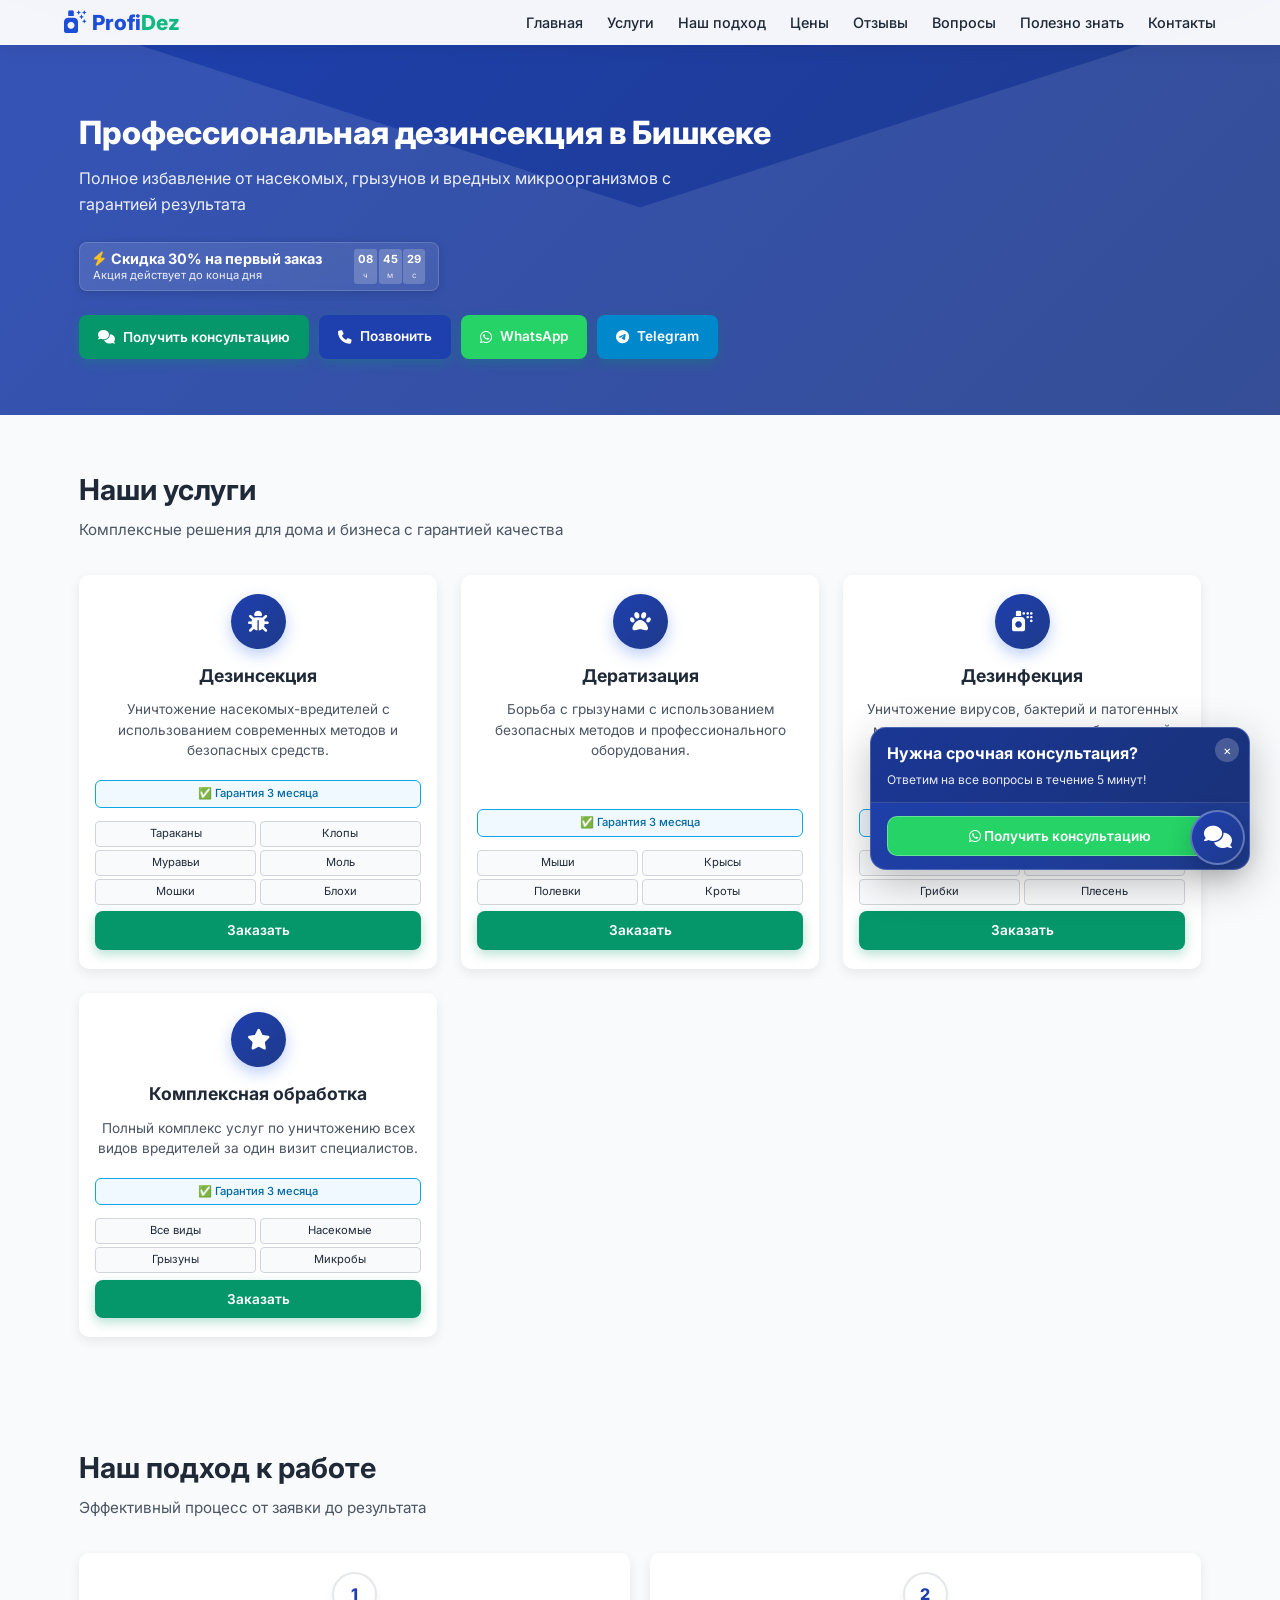
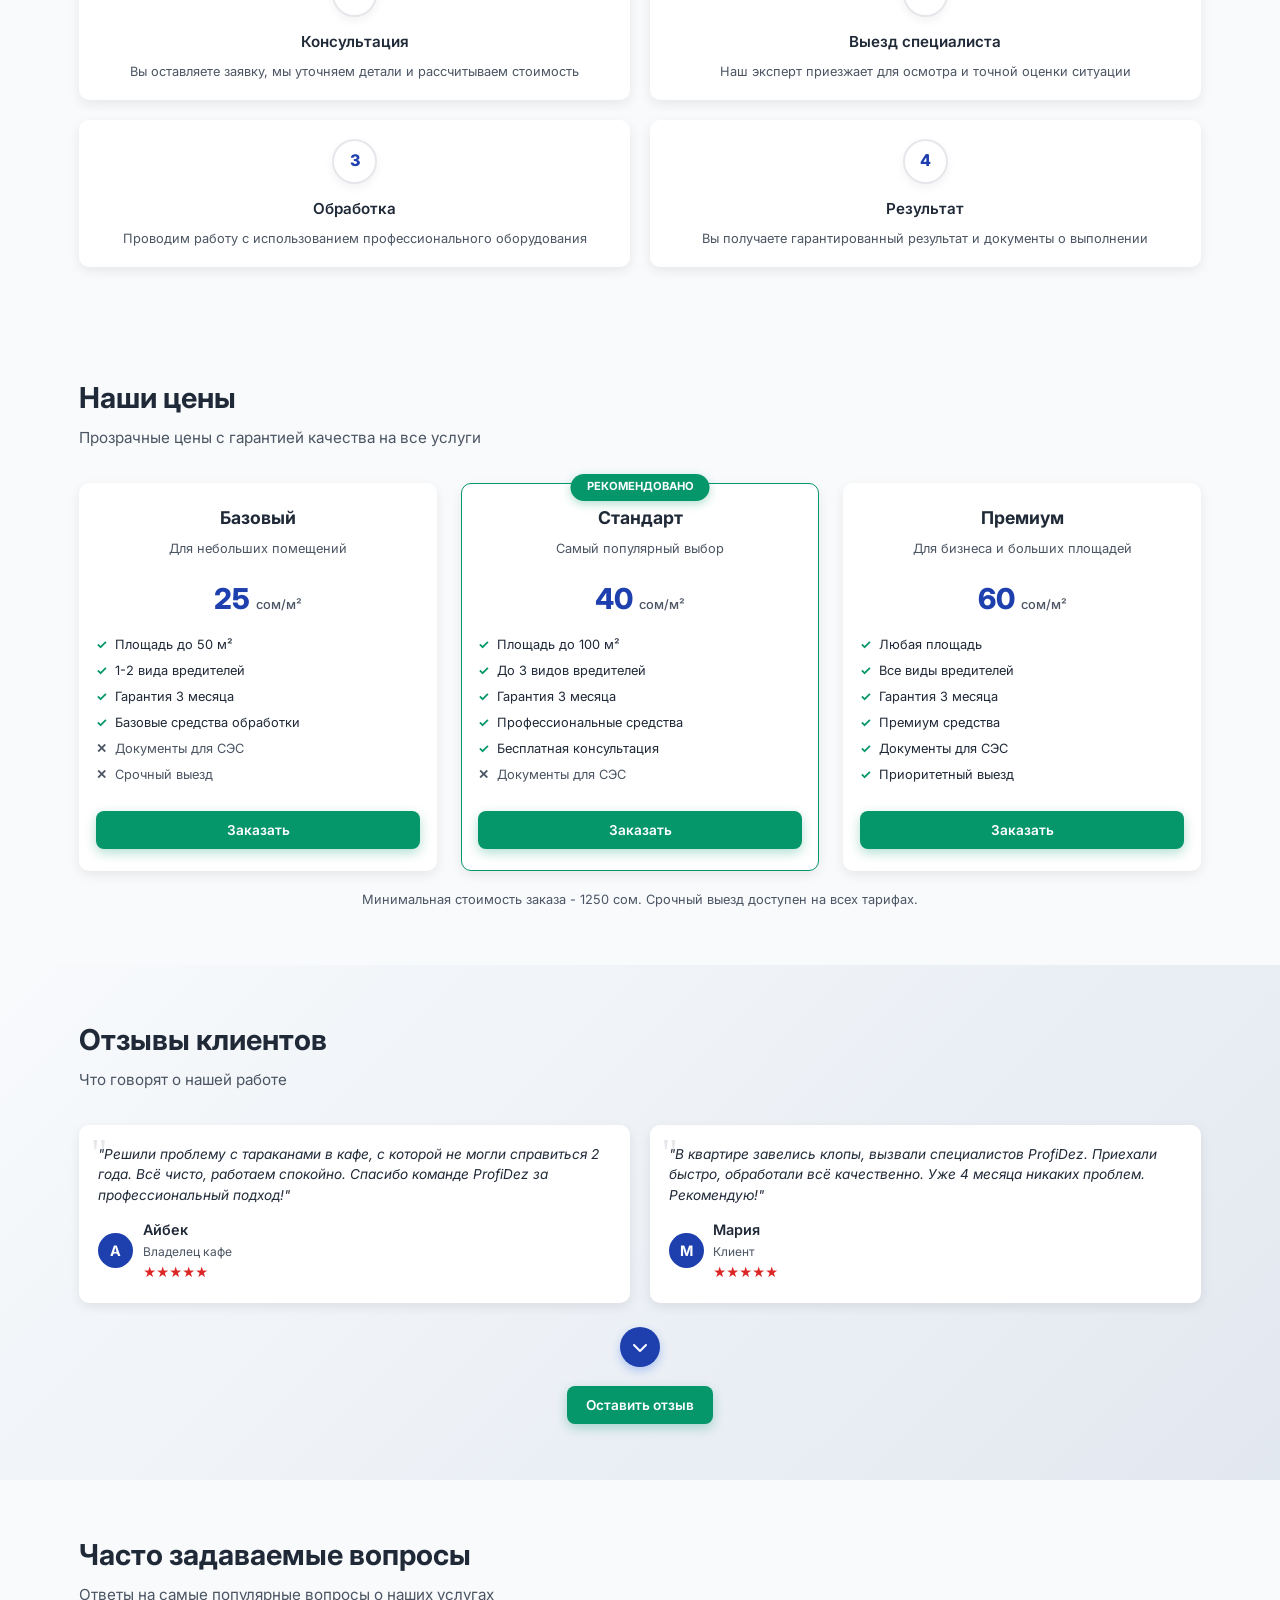
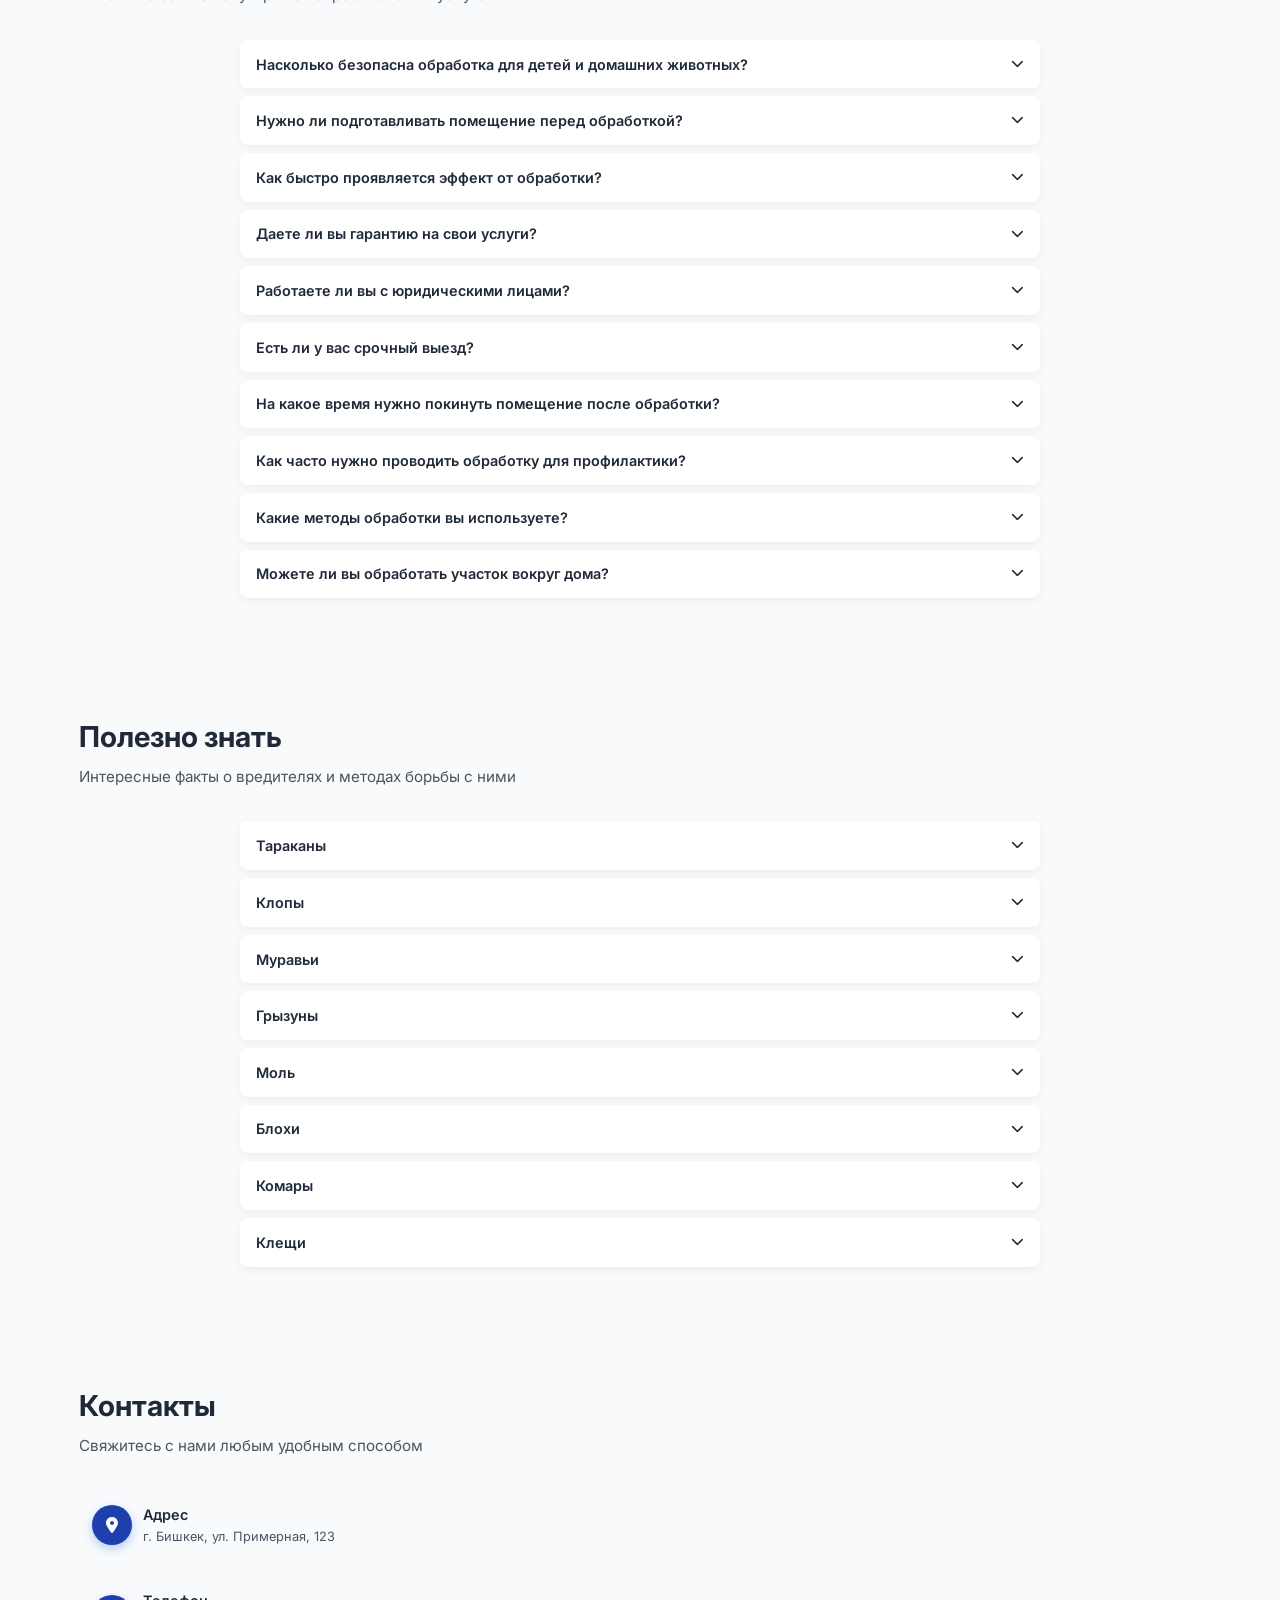
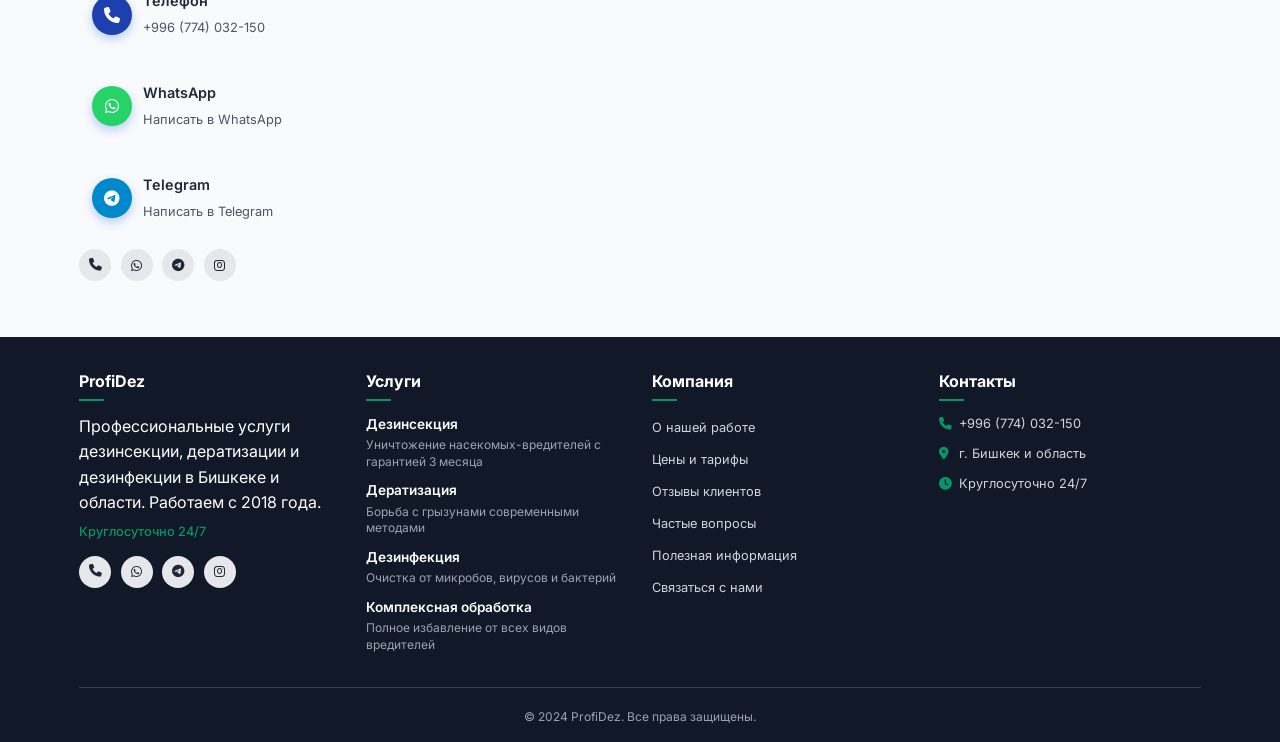
<file: index.html>
<!DOCTYPE html>
<html lang="ru">
<head>
    <meta charset="UTF-8">
    <meta name="viewport" content="width=device-width, initial-scale=1.0">
    <meta name="google-site-verification" content="AMK-xsc58evQ_fxI2Sr8wywoIzZCuZGfzae1GxqNDBU" />

    <!-- Core SEO Tags -->
    <title>ProfiDez - Профессиональная дезинсекция в Бишкеке | Уничтожение тараканов, клопов, грызунов</title>
    <meta name="description" content="✅ Профессиональная дезинсекция в Бишкеке. Уничтожение тараканов, клопов, грызунов с гарантией 3 месяца. Дезинфекция помещений. Работаем 24/7. Скидка 30% на первый заказ!">
    <meta name="keywords" content="дезинсекция Бишкек, уничтожение тараканов, дератизация, дезинфекция, обработка от клопов, профессиональная дезинсекция, уничтожение грызунов, дезинсекция цена, служба дезинсекции">
    <meta name="author" content="ProfiDez">
    
    <!-- Geo Location Meta -->
    <meta name="geo.region" content="KG-B">
    <meta name="geo.placename" content="Бишкек">
    <meta name="geo.position" content="42.874621;74.569762">
    <meta name="ICBM" content="42.874621, 74.569762">
    
    <!-- Open Graph Social Media -->
    <meta property="og:title" content="ProfiDez - Профессиональная дезинсекция в Бишкеке">
    <meta property="og:description" content="Уничтожение тараканов, клопов, грызунов с гарантией 3 месяца. Дезинфекция помещений. Работаем 24/7.">
    <meta property="og:type" content="website">
    <meta property="og:url" content="https://maytema.github.io/ProfiDez">
    <meta property="og:site_name" content="ProfiDez">
    <meta property="og:locale" content="ru_RU">
    
    <!-- Twitter Cards -->
    <meta name="twitter:card" content="summary_large_image">
    <meta name="twitter:title" content="ProfiDez - Профессиональная дезинсекция в Бишкеке">
    <meta name="twitter:description" content="Уничтожение тараканов, клопов, грызунов с гарантией 3 месяца. Дезинфекция помещений.">
    
    <!-- Canonical URL -->
    <link rel="canonical" href="https://maytema.github.io/ProfiDez">
    
    <!-- Schema.org Structured Data -->
    <script type="application/ld+json">
    {
      "@context": "https://schema.org",
      "@type": "LocalBusiness",
      "name": "ProfiDez",
      "description": "Профессиональная дезинсекция, дератизация и дезинфекция в Бишкеке",
      "url": "https://maytema.github.io/ProfiDez",
      "telephone": "+996774032150",
      "address": {
        "@type": "PostalAddress",
        "addressLocality": "Бишкек",
        "addressCountry": "KG"
      },
      "geo": {
        "@type": "GeoCoordinates",
        "latitude": "42.874621",
        "longitude": "74.569762"
      },
      "openingHours": "Mo-Su 00:00-23:59",
      "priceRange": "1250-10000 сом",
      "serviceType": "Дезинсекция, Дератизация, Дезинфекция",
      "areaServed": "Бишкек и область",
      "hasOfferCatalog": {
        "@type": "OfferCatalog",
        "name": "Услуги дезинсекции",
        "itemListElement": [
          {
            "@type": "Offer",
            "itemOffered": {
              "@type": "Service",
              "name": "Дезинсекция",
              "description": "Уничтожение насекомых-вредителей"
            },
            "price": "25",
            "priceCurrency": "KGS"
          },
          {
            "@type": "Offer",
            "itemOffered": {
              "@type": "Service",
              "name": "Дератизация",
              "description": "Борьба с грызунами"
            },
            "price": "40",
            "priceCurrency": "KGS"
          }
        ]
      }
    }
    </script>
    
    <!-- Reviews Structured Data -->
    <script type="application/ld+json">
    {
      "@context": "https://schema.org",
      "@type": "Organization",
      "name": "ProfiDez",
      "aggregateRating": {
        "@type": "AggregateRating",
        "ratingValue": "4.8",
        "reviewCount": "47",
        "bestRating": "5",
        "worstRating": "1"
      },
      "review": [
        {
          "@type": "Review",
          "author": {
            "@type": "Person",
            "name": "Айбек"
          },
          "reviewRating": {
            "@type": "Rating",
            "ratingValue": "5",
            "bestRating": "5"
          },
          "reviewBody": "Решили проблему с тараканами в кафе, с которой не могли справиться 2 года. Всё чисто, работаем спокойно."
        },
        {
          "@type": "Review",
          "author": {
            "@type": "Person",
            "name": "Мария"
          },
          "reviewRating": {
            "@type": "Rating",
            "ratingValue": "5",
            "bestRating": "5"
          },
          "reviewBody": "В квартире завелись клопы, вызвали специалистов ProfiDez. Приехали быстро, обработали всё качественно."
        }
      ]
    }
    </script>

    <!-- External Resources -->
    <link rel="stylesheet" href="https://cdnjs.cloudflare.com/ajax/libs/font-awesome/6.4.0/css/all.min.css">
    <link href="https://fonts.googleapis.com/css2?family=Inter:wght@300;400;500;600;700;800&display=swap" rel="stylesheet">
    
    <!-- Our CSS -->
    <link rel="stylesheet" href="css/foundation.css">
    <link rel="stylesheet" href="css/components.css">
    <link rel="stylesheet" href="css/responsive.css">
</head>
<body>
    <!-- Mobile Menu Close Button -->
    <button class="close-menu" id="closeMenu">×</button>

    <!-- Mobile Overlay -->
    <div class="mobile-overlay" id="mobileOverlay"></div>

    <!-- Header Navigation -->
    <header>
        <div class="container nav-container">
            <a href="#" class="logo">
                <i class="fas fa-spray-can-sparkles"></i>
                Profi<span>Dez</span>
            </a>
            <ul class="nav-links" id="navLinks">
                <li><a href="#home">Главная</a></li>
                <li><a href="#services">Услуги</a></li>
                <li><a href="#process">Наш подход</a></li>
                <li><a href="#pricing">Цены</a></li>
                <li><a href="#testimonials">Отзывы</a></li>
                <li><a href="#faq">Вопросы</a></li>
                <li><a href="#knowledge">Полезно знать</a></li>
                <li><a href="#contact">Контакты</a></li>
            </ul>
            <button class="mobile-menu" id="mobileMenu">
                <i class="fas fa-bars" id="menuIcon"></i>
            </button>
        </div>
    </header>

    <!-- Hero Section -->
    <section class="hero" id="home">
        <div class="container">
            <div class="hero-content">
                <h1>Профессиональная дезинсекция в Бишкеке</h1>
                <p class="hero-subtitle">Полное избавление от насекомых, грызунов и вредных микроорганизмов с гарантией результата</p>
                
                <!-- Promo Banner -->
                <div class="promo-banner">
                    <div class="promo-content">
                        <div class="promo-text">
                            <div class="promo-title">
                                <i class="fas fa-bolt"></i>
                                <span>Скидка 30% на первый заказ</span>
                            </div>
                            <div class="promo-subtitle">Акция действует до конца дня</div>
                        </div>
                        <div class="timer">
                            <div class="timer-item">
                                <div class="timer-value" id="hours">23</div>
                                <div class="timer-label">ч</div>
                            </div>
                            <div class="timer-item">
                                <div class="timer-value" id="minutes">59</div>
                                <div class="timer-label">м</div>
                            </div>
                            <div class="timer-item">
                                <div class="timer-value" id="seconds">59</div>
                                <div class="timer-label">с</div>
                            </div>
                        </div>
                    </div>
                </div>
                
                <div class="btn-container">
                    <button class="btn" onclick="openWhatsApp('Здравствуйте! Хочу получить профессиональную консультацию по обработке помещения.')">
                        <i class="fas fa-comments"></i> Получить консультацию
                    </button>
                    <a href="tel:+996774032150" class="btn btn-phone">
                        <i class="fas fa-phone"></i> Позвонить
                    </a>
                    <a href="https://wa.me/996774032150?text=Здравствуйте! Интересует услуга дезинсекции." class="btn btn-whatsapp">
                        <i class="fab fa-whatsapp"></i> WhatsApp
                    </a>
                    <a href="https://t.me/TDesigner_007" class="btn btn-telegram">
                        <i class="fab fa-telegram"></i> Telegram
                    </a>
                </div>
            </div>
        </div>
    </section>

    <!-- Services Section -->
    <section id="services">
        <div class="container">
            <div class="section-title">
                <h2>Наши услуги</h2>
                <p>Комплексные решения для дома и бизнеса с гарантией качества</p>
            </div>
            <div class="services-grid">
                <div class="service-card">
                    <div class="service-icon">
                        <i class="fas fa-bug"></i>
                    </div>
                    <div class="service-content">
                        <h3>Дезинсекция</h3>
                        <p>Уничтожение насекомых-вредителей с использованием современных методов и безопасных средств.</p>
                        <div class="guarantee-badge">✅ Гарантия 3 месяца</div>
                        <div class="pests-grid">
                            <span class="pest-item">Тараканы</span>
                            <span class="pest-item">Клопы</span>
                            <span class="pest-item">Муравьи</span>
                            <span class="pest-item">Моль</span>
                            <span class="pest-item">Мошки</span>
                            <span class="pest-item">Блохи</span>
                        </div>
                        <button class="btn" onclick="openWhatsApp('Здравствуйте! Интересует услуга дезинсекции.')">Заказать</button>
                    </div>
                </div>
                <div class="service-card">
                    <div class="service-icon">
                        <i class="fas fa-paw"></i>
                    </div>
                    <div class="service-content">
                        <h3>Дератизация</h3>
                        <p>Борьба с грызунами с использованием безопасных методов и профессионального оборудования.</p>
                        <div class="guarantee-badge">✅ Гарантия 3 месяца</div>
                        <div class="pests-grid">
                            <span class="pest-item">Мыши</span>
                            <span class="pest-item">Крысы</span>
                            <span class="pest-item">Полевки</span>
                            <span class="pest-item">Кроты</span>
                        </div>
                        <button class="btn" onclick="openWhatsApp('Здравствуйте! Интересует услуга дератизации.')">Заказать</button>
                    </div>
                </div>
                <div class="service-card">
                    <div class="service-icon">
                        <i class="fas fa-spray-can"></i>
                    </div>
                    <div class="service-content">
                        <h3>Дезинфекция</h3>
                        <p>Уничтожение вирусов, бактерий и патогенных микроорганизмов для создания безопасной среды.</p>
                        <div class="guarantee-badge">✅ Гарантия 3 месяца</div>
                        <div class="pests-grid">
                            <span class="pest-item">Вирусы</span>
                            <span class="pest-item">Бактерии</span>
                            <span class="pest-item">Грибки</span>
                            <span class="pest-item">Плесень</span>
                        </div>
                        <button class="btn" onclick="openWhatsApp('Здравствуйте! Интересует услуга дезинфекции.')">Заказать</button>
                    </div>
                </div>
                <div class="service-card">
                    <div class="service-icon">
                        <i class="fas fa-star"></i>
                    </div>
                    <div class="service-content">
                        <h3>Комплексная обработка</h3>
                        <p>Полный комплекс услуг по уничтожению всех видов вредителей за один визит специалистов.</p>
                        <div class="guarantee-badge">✅ Гарантия 3 месяца</div>
                        <div class="pests-grid">
                            <span class="pest-item">Все виды</span>
                            <span class="pest-item">Насекомые</span>
                            <span class="pest-item">Грызуны</span>
                            <span class="pest-item">Микробы</span>
                        </div>
                        <button class="btn" onclick="openWhatsApp('Здравствуйте! Интересует комплексная обработка.')">Заказать</button>
                    </div>
                </div>
            </div>
        </div>
    </section>

    <!-- Process Section -->
    <section id="process" class="process">
        <div class="container">
            <div class="section-title">
                <h2>Наш подход к работе</h2>
                <p>Эффективный процесс от заявки до результата</p>
            </div>
            <div class="steps-grid">
                <div class="step">
                    <div class="step-number">1</div>
                    <h3>Консультация</h3>
                    <p>Вы оставляете заявку, мы уточняем детали и рассчитываем стоимость</p>
                </div>
                <div class="step">
                    <div class="step-number">2</div>
                    <h3>Выезд специалиста</h3>
                    <p>Наш эксперт приезжает для осмотра и точной оценки ситуации</p>
                </div>
                <div class="step">
                    <div class="step-number">3</div>
                    <h3>Обработка</h3>
                    <p>Проводим работу с использованием профессионального оборудования</p>
                </div>
                <div class="step">
                    <div class="step-number">4</div>
                    <h3>Результат</h3>
                    <p>Вы получаете гарантированный результат и документы о выполнении</p>
                </div>
            </div>
        </div>
    </section>

    <!-- Pricing Section -->
    <section id="pricing">
        <div class="container">
            <div class="section-title">
                <h2>Наши цены</h2>
                <p>Прозрачные цены с гарантией качества на все услуги</p>
            </div>
            <div class="pricing-grid">
                <div class="pricing-card">
                    <div class="pricing-header">
                        <h3>Базовый</h3>
                        <p>Для небольших помещений</p>
                    </div>
                    <div class="price">25 <span>сом/м²</span></div>
                    <ul class="pricing-features">
                        <li>Площадь до 50 м²</li>
                        <li>1-2 вида вредителей</li>
                        <li>Гарантия 3 месяца</li>
                        <li>Базовые средства обработки</li>
                        <li class="disabled">Документы для СЭС</li>
                        <li class="disabled">Срочный выезд</li>
                    </ul>
                    <button class="btn" onclick="openWhatsApp('Здравствуйте! Интересует тариф Базовый.')">Заказать</button>
                </div>
                <div class="pricing-card featured">
                    <div class="pricing-header">
                        <h3>Стандарт</h3>
                        <p>Самый популярный выбор</p>
                    </div>
                    <div class="price">40 <span>сом/м²</span></div>
                    <ul class="pricing-features">
                        <li>Площадь до 100 м²</li>
                        <li>До 3 видов вредителей</li>
                        <li>Гарантия 3 месяца</li>
                        <li>Профессиональные средства</li>
                        <li>Бесплатная консультация</li>
                        <li class="disabled">Документы для СЭС</li>
                    </ul>
                    <button class="btn" onclick="openWhatsApp('Здравствуйте! Интересует тариф Стандарт.')">Заказать</button>
                </div>
                <div class="pricing-card">
                    <div class="pricing-header">
                        <h3>Премиум</h3>
                        <p>Для бизнеса и больших площадей</p>
                    </div>
                    <div class="price">60 <span>сом/м²</span></div>
                    <ul class="pricing-features">
                        <li>Любая площадь</li>
                        <li>Все виды вредителей</li>
                        <li>Гарантия 3 месяца</li>
                        <li>Премиум средства</li>
                        <li>Документы для СЭС</li>
                        <li>Приоритетный выезд</li>
                    </ul>
                    <button class="btn" onclick="openWhatsApp('Здравствуйте! Интересует тариф Премиум.')">Заказать</button>
                </div>
            </div>
            <div class="pricing-note">
                <p>Минимальная стоимость заказа - 1250 сом. Срочный выезд доступен на всех тарифах.</p>
            </div>
        </div>
    </section>

    <!-- Floating Contact Widget -->
    <div class="floating-widget" id="floatingWidget">
        <button class="close-widget" id="closeWidget">×</button>
        <div class="widget-header">
            <div class="widget-title">Нужна срочная консультация?</div>
            <div class="widget-subtitle">Ответим на все вопросы в течение 5 минут!</div>
        </div>
        <div class="widget-content">
            <button class="widget-btn" onclick="openWhatsApp('Здравствуйте! Нужна срочная консультация.')">
                <i class="fab fa-whatsapp"></i> Получить консультацию
            </button>
        </div>
    </div>

    <!-- Minimized Widget -->
    <div class="widget-minimized" id="widgetMinimized">
        <i class="fas fa-comments"></i>
    </div>

    <!-- Testimonials Section -->
    <section id="testimonials" class="testimonials">
        <div class="container">
            <div class="section-title">
                <h2>Отзывы клиентов</h2>
                <p>Что говорят о нашей работе</p>
            </div>
            <div class="testimonial-grid">
                <div class="testimonial-card">
                    <div class="testimonial-text">
                        "Решили проблему с тараканами в кафе, с которой не могли справиться 2 года. Всё чисто, работаем спокойно. Спасибо команде ProfiDez за профессиональный подход!"
                    </div>
                    <div class="testimonial-author">
                        <div class="author-avatar">А</div>
                        <div class="author-info">
                            <h4>Айбек</h4>
                            <p>Владелец кафе</p>
                            <div class="rating">★★★★★</div>
                        </div>
                    </div>
                </div>
                <div class="testimonial-card">
                    <div class="testimonial-text">
                        "В квартире завелись клопы, вызвали специалистов ProfiDez. Приехали быстро, обработали всё качественно. Уже 4 месяца никаких проблем. Рекомендую!"
                    </div>
                    <div class="testimonial-author">
                        <div class="author-avatar">М</div>
                        <div class="author-info">
                            <h4>Мария</h4>
                            <p>Клиент</p>
                            <div class="rating">★★★★★</div>
                        </div>
                    </div>
                </div>
                <div class="testimonial-card hidden">
                    <div class="testimonial-text">
                        "Заказывали обработку склада от грызунов. Результат превзошел ожидания! Ни мышей, ни следов их пребывания. Будем сотрудничать на постоянной основе."
                    </div>
                    <div class="testimonial-author">
                        <div class="author-avatar">Д</div>
                        <div class="author-info">
                            <h4>Дмитрий</h4>
                            <p>Директор склада</p>
                            <div class="rating">★★★★☆</div>
                        </div>
                    </div>
                </div>
                <div class="testimonial-card hidden">
                    <div class="testimonial-text">
                        "Обратился в ProfiDez для обработки офиса от муравьев. Работа выполнена быстро и качественно. Цены адекватные, персонал вежливый. Буду рекомендовать знакомым."
                    </div>
                    <div class="testimonial-author">
                        <div class="author-avatar">С</div>
                        <div class="author-info">
                            <h4>Сергей</h4>
                            <p>Офис-менеджер</p>
                            <div class="rating">★★★★★</div>
                        </div>
                    </div>
                </div>
            </div>

            <div class="testimonial-controls">
                <button class="show-more-reviews" id="showMoreReviews">
                    <i class="fas fa-chevron-down"></i>
                </button>
            </div>

            <div class="review-btn-container">
                <button class="btn" onclick="openReviewForm()">Оставить отзыв</button>
            </div>

            <!-- Review Form -->
            <div class="review-form" id="reviewForm">
                <div class="form-header">
                    <h3>Оставить отзыв</h3>
                    <button class="close-form" onclick="closeReviewForm()">×</button>
                </div>
                <form id="reviewFormData">
                    <div class="form-group">
                        <label for="reviewName">Ваше имя</label>
                        <input type="text" id="reviewName" class="form-control" required>
                    </div>
                    <div class="form-group">
                        <label for="reviewPhone">Ваш телефон</label>
                        <input type="tel" id="reviewPhone" class="form-control" required>
                    </div>
                    <div class="form-group">
                        <label for="reviewText">Ваш отзыв</label>
                        <textarea id="reviewText" class="form-control" required></textarea>
                    </div>
                    <div class="form-group">
                        <label>Оценка</label>
                        <div class="star-rating">
                            <input type="radio" id="star5" name="rating" value="5">
                            <label for="star5">★</label>
                            <input type="radio" id="star4" name="rating" value="4">
                            <label for="star4">★</label>
                            <input type="radio" id="star3" name="rating" value="3">
                            <label for="star3">★</label>
                            <input type="radio" id="star2" name="rating" value="2">
                            <label for="star2">★</label>
                            <input type="radio" id="star1" name="rating" value="1">
                            <label for="star1">★</label>
                        </div>
                    </div>
                    <button type="submit" class="btn">Отправить отзыв</button>
                    <p style="text-align: center; margin-top: 1rem; color: var(--gray); font-size: 0.8rem;">После отправки отзыв будет проверен и опубликован в течение 24 часов</p>
                </form>
            </div>
        </div>
    </section>

    <!-- FAQ Section -->
    <section id="faq">
        <div class="container">
            <div class="section-title">
                <h2>Часто задаваемые вопросы</h2>
                <p>Ответы на самые популярные вопросы о наших услугах</p>
            </div>
            <div class="faq-grid">
                <div class="faq-item">
                    <div class="faq-question">
                        <span>Насколько безопасна обработка для детей и домашних животных?</span>
                        <i class="fas fa-chevron-down"></i>
                    </div>
                    <div class="faq-answer">
                        <p>Мы используем средства IV класса малой токсичности, которые безопасны для людей и животных после проветривания помещения (2-3 часа). Рекомендуем на время обработки и проветривания вывести детей и животных из помещения.</p>
                    </div>
                </div>
                <div class="faq-item">
                    <div class="faq-question">
                        <span>Нужно ли подготавливать помещение перед обработкой?</span>
                        <i class="fas fa-chevron-down"></i>
                    </div>
                    <div class="faq-answer">
                        <p>Да, рекомендуем убрать продукты питания и посуду, отодвинуть мебель от стен для доступа к плинтусам. Подробную инструкцию наш специалист предоставит при записи.</p>
                    </div>
                </div>
                <div class="faq-item">
                    <div class="faq-question">
                        <span>Как быстро проявляется эффект от обработки?</span>
                        <i class="fas fa-chevron-down"></i>
                    </div>
                    <div class="faq-answer">
                        <p>Первые результаты видны уже через несколько часов. Полное уничтожение популяции вредителей происходит в течение 1-3 дней в зависимости от вида обработки и степени зараженности помещения.</p>
                    </div>
                </div>
                <div class="faq-item">
                    <div class="faq-question">
                        <span>Даете ли вы гарантию на свои услуги?</span>
                        <i class="fas fa-chevron-down"></i>
                    </div>
                    <div class="faq-answer">
                        <p>Да, мы предоставляем гарантию 3 месяца на все виды обработки. Если вредители появятся снова в течение гарантийного периода, мы проведем повторную обработку бесплатно.</p>
                    </div>
                </div>
                <div class="faq-item">
                    <div class="faq-question">
                        <span>Работаете ли вы с юридическими лицами?</span>
                        <i class="fas fa-chevron-down"></i>
                    </div>
                    <div class="faq-answer">
                        <p>Да, мы заключаем договоры на обслуживание с кафе, ресторанами, магазинами, складами, офисами и другими коммерческими объектами. Предоставляем все необходимые документы для проверяющих органов.</p>
                    </div>
                </div>
                <div class="faq-item">
                    <div class="faq-question">
                        <span>Есть ли у вас срочный выезд?</span>
                        <i class="fas fa-chevron-down"></i>
                    </div>
                    <div class="faq-answer">
                        <p>Да, мы предоставляем услугу срочного выезда. В зависимости от загруженности специалистов, мы можем приехать в течение 2-4 часов. Срочный выезд доступен на всех тарифах с доплатой 20%.</p>
                    </div>
                </div>
                <div class="faq-item">
                    <div class="faq-question">
                        <span>На какое время нужно покинуть помещение после обработки?</span>
                        <i class="fas fa-chevron-down"></i>
                    </div>
                    <div class="faq-answer">
                        <p>После обработки достаточно покинуть помещение на 2-4 часа для проветривания. После этого можно возвращаться и проводить влажную уборку поверхностей, с которыми часто контактируете (столы, стулья, ручки).</p>
                    </div>
                </div>
                <div class="faq-item">
                    <div class="faq-question">
                        <span>Как часто нужно проводить обработку для профилактики?</span>
                        <i class="fas fa-chevron-down"></i>
                    </div>
                    <div class="faq-answer">
                        <p>Для жилых помещений рекомендуем профилактическую обработку 1 раз в 6-12 месяцев. Для коммерческих объектов (кафе, рестораны, склады) - 1 раз в 3-6 месяцев в зависимости от специфики деятельности.</p>
                    </div>
                </div>
                <div class="faq-item">
                    <div class="faq-question">
                        <span>Какие методы обработки вы используете?</span>
                        <i class="fas fa-chevron-down"></i>
                    </div>
                    <div class="faq-answer">
                        <p>Мы используем комплексный подход: холодный и горячий туман для обработки больших объемов, барьерную защиту для предотвращения повторного проникновения вредителей, а также специальные гели и ловушки для точечного воздействия.</p>
                    </div>
                </div>
                <div class="faq-item">
                    <div class="faq-question">
                        <span>Можете ли вы обработать участок вокруг дома?</span>
                        <i class="fas fa-chevron-down"></i>
                    </div>
                    <div class="faq-answer">
                        <p>Да, мы предоставляем услуги по обработке придомовых территорий, что особенно актуально для борьбы с клещами, комарами и другими насекомыми. Обработка территории проводится с учетом безопасности для растений и домашних животных.</p>
                    </div>
                </div>
            </div>
        </div>
    </section>

    <!-- Knowledge Base Section -->
    <section id="knowledge" class="knowledge">
        <div class="container">
            <div class="section-title">
                <h2>Полезно знать</h2>
                <p>Интересные факты о вредителях и методах борьбы с ними</p>
            </div>
            <div class="knowledge-grid">
                <div class="knowledge-item">
                    <div class="knowledge-question">
                        <span>Тараканы</span>
                        <i class="fas fa-chevron-down"></i>
                    </div>
                    <div class="knowledge-answer">
                        <p>Тараканы - одни из самых живучих насекомых. Они могут выживать без пищи до месяца и даже без головы в течение недели. Одна самка за год может произвести до 400 потомков. Тараканы переносят различные заболевания, включая сальмонеллез и дизентерию.</p>
                    </div>
                </div>
                <div class="knowledge-item">
                    <div class="knowledge-question">
                        <span>Клопы</span>
                        <i class="fas fa-chevron-down"></i>
                    </div>
                    <div class="knowledge-answer">
                        <p>Постельные клопы могут жить до 18 месяцев без пищи. Они активны преимущественно ночью и питаются человеческой кровью. Обнаружить их сложно из-за мелких размеров и скрытного образа жизни. Клопы оставляют характерные следы укусов на коже.</p>
                    </div>
                </div>
                <div class="knowledge-item">
                    <div class="knowledge-question">
                        <span>Муравьи</span>
                        <i class="fas fa-chevron-down"></i>
                    </div>
                    <div class="knowledge-answer">
                        <p>Муравьи живут большими колониями с четкой иерархией. Они могут переносить бактерии и загрязнять пищу. Некоторые виды способны повреждать деревянные конструкции. Муравьи оставляют феромоновые следы, по которым их сородичи находят пищу.</p>
                    </div>
                </div>
                <div class="knowledge-item">
                    <div class="knowledge-question">
                        <span>Грызуны</span>
                        <i class="fas fa-chevron-down"></i>
                    </div>
                    <div class="knowledge-answer">
                        <p>Мыши и крысы являются переносчиками более 35 заболеваний. Они могут повреждать проводку и вызывать пожары. Одна пара крыс за год может произвести до 2000 потомков. Грызуны обладают отличным обонянием и могут находить пищу через запах.</p>
                    </div>
                </div>
                <div class="knowledge-item">
                    <div class="knowledge-question">
                        <span>Моль</span>
                        <i class="fas fa-chevron-down"></i>
                    </div>
                    <div class="knowledge-answer">
                        <p>Пищевая моль портит продукты питания, а платяная - повреждает одежду. Бабочки моли не едят - они только откладывают яйца. Вред наносят личинки, которые питаются органическими материалами. Моль может испортить до 30% запасов продуктов в доме.</p>
                    </div>
                </div>
                <div class="knowledge-item">
                    <div class="knowledge-question">
                        <span>Блохи</span>
                        <i class="fas fa-chevron-down"></i>
                    </div>
                    <div class="knowledge-answer">
                        <p>Блохи могут прыгать на расстояние, в 150 раз превышающее длину их тела. Они переносят различные заболевания и могут вызывать аллергические реакции. Блохи размножаются очень быстро - одна самка откладывает до 50 яиц в день.</p>
                    </div>
                </div>
                <div class="knowledge-item">
                    <div class="knowledge-question">
                        <span>Комары</span>
                        <i class="fas fa-chevron-down"></i>
                    </div>
                    <div class="knowledge-answer">
                        <p>Комары являются переносчиками малярии, лихорадки денге и других заболеваний. Кровью питаются только самки - им она нужна для производства яиц. Комары находят жертву по выдыхаемому углекислому газу и теплу тела.</p>
                    </div>
                </div>
                <div class="knowledge-item">
                    <div class="knowledge-question">
                        <span>Клещи</span>
                        <i class="fas fa-chevron-down"></i>
                    </div>
                    <div class="knowledge-answer">
                        <p>Клещи являются переносчиками клещевого энцефалита и болезни Лайма. Они активны с апреля по октябрь. Клещи не прыгают и не летают - они поджидают жертву на траве или кустарниках. Присосавшегося клеща нужно удалять как можно скорее.</p>
                    </div>
                </div>
            </div>
        </div>
    </section>

    <!-- Contact Section -->
    <section id="contact">
        <div class="container">
            <div class="section-title">
                <h2>Контакты</h2>
                <p>Свяжитесь с нами любым удобным способом</p>
            </div>
            <div class="contact-grid">
                <div class="contact-info">
                    <div class="contact-items">
                        <div class="contact-item" onclick="window.location.href='https://maps.google.com/?q=г. Бишкек, ул. Примерная, 123'">
                            <div class="contact-icon location">
                                <i class="fas fa-map-marker-alt"></i>
                            </div>
                            <div class="contact-details">
                                <h4>Адрес</h4>
                                <p>г. Бишкек, ул. Примерная, 123</p>
                            </div>
                        </div>
                        <div class="contact-item" onclick="window.location.href='tel:+996774032150'">
                            <div class="contact-icon phone">
                                <i class="fas fa-phone"></i>
                            </div>
                            <div class="contact-details">
                                <h4>Телефон</h4>
                                <a href="tel:+996774032150">+996 (774) 032-150</a>
                            </div>
                        </div>
                        <div class="contact-item" onclick="window.location.href='https://wa.me/996774032150?text=Здравствуйте! Интересует услуга дезинсекции.'">
                            <div class="contact-icon whatsapp">
                                <i class="fab fa-whatsapp"></i>
                            </div>
                            <div class="contact-details">
                                <h4>WhatsApp</h4>
                                <a href="https://wa.me/996774032150">Написать в WhatsApp</a>
                            </div>
                        </div>
                        <div class="contact-item" onclick="window.location.href='https://t.me/TDesigner_007'">
                            <div class="contact-icon telegram">
                                <i class="fab fa-telegram"></i>
                            </div>
                            <div class="contact-details">
                                <h4>Telegram</h4>
                                <a href="https://t.me/TDesigner_007">Написать в Telegram</a>
                            </div>
                        </div>
                    </div>
                    <div class="social-links">
                        <a href="tel:+996774032150"><i class="fas fa-phone"></i></a>
                        <a href="https://wa.me/996774032150"><i class="fab fa-whatsapp"></i></a>
                        <a href="https://t.me/TDesigner_007"><i class="fab fa-telegram"></i></a>
                        <a href="#" onclick="showInstagramMessage()"><i class="fab fa-instagram"></i></a>
                    </div>
                </div>
            </div>
        </div>
    </section>

    <!-- Footer -->
    <footer>
        <div class="container">
            <div class="footer-grid">
                <div class="footer-col">
                    <h4>ProfiDez</h4>
                    <p>Профессиональные услуги дезинсекции, дератизации и дезинфекции в Бишкеке и области. Работаем с 2018 года.</p>
                    <div class="working-hours">Круглосуточно 24/7</div>
                    <div class="social-links">
                        <a href="tel:+996774032150"><i class="fas fa-phone"></i></a>
                        <a href="https://wa.me/996774032150"><i class="fab fa-whatsapp"></i></a>
                        <a href="https://t.me/TDesigner_007"><i class="fab fa-telegram"></i></a>
                        <a href="#" onclick="showInstagramMessage()"><i class="fab fa-instagram"></i></a>
                    </div>
                </div>
                <div class="footer-col">
                    <h4>Услуги</h4>
                    <div class="footer-service">
                        <h5>Дезинсекция</h5>
                        <p>Уничтожение насекомых-вредителей с гарантией 3 месяца</p>
                    </div>
                    <div class="footer-service">
                        <h5>Дератизация</h5>
                        <p>Борьба с грызунами современными методами</p>
                    </div>
                    <div class="footer-service">
                        <h5>Дезинфекция</h5>
                        <p>Очистка от микробов, вирусов и бактерий</p>
                    </div>
                    <div class="footer-service">
                        <h5>Комплексная обработка</h5>
                        <p>Полное избавление от всех видов вредителей</p>
                    </div>
                </div>
                <div class="footer-col">
                    <h4>Компания</h4>
                    <ul class="footer-links">
                        <li><a href="#process">О нашей работе</a></li>
                        <li><a href="#pricing">Цены и тарифы</a></li>
                        <li><a href="#testimonials">Отзывы клиентов</a></li>
                        <li><a href="#faq">Частые вопросы</a></li>
                        <li><a href="#knowledge">Полезная информация</a></li>
                        <li><a href="#contact">Связаться с нами</a></li>
                    </ul>
                </div>
                <div class="footer-col">
                    <h4>Контакты</h4>
                    <div class="footer-contact">
                        <div class="contact-line">
                            <i class="fas fa-phone"></i>
                            <a href="tel:+996774032150">+996 (774) 032-150</a>
                        </div>
                        <div class="contact-line">
                            <i class="fas fa-map-marker-alt"></i>
                            <span>г. Бишкек и область</span>
                        </div>
                        <div class="contact-line">
                            <i class="fas fa-clock"></i>
                            <span>Круглосуточно 24/7</span>
                        </div>
                    </div>
                </div>
            </div>
            <div class="footer-bottom">
                <p>&copy; 2024 ProfiDez. Все права защищены.</p>
            </div>
        </div>
    </footer>

    <!-- Our JS -->
    <script src="js/essentials.js"></script>
    <script src="js/interface.js"></script>
    <script src="js/bootstrap.js"></script>
</body>

</html>
</file>
<file: css/components.css>
/* Header Styles */
header {
    background: rgba(255, 255, 255, 0.98);
    backdrop-filter: blur(10px);
    box-shadow: 0 2px 15px rgba(0,0,0,0.08);
    position: fixed;
    width: 100%;
    top: 0;
    z-index: 1000;
    transition: all 0.3s ease;
}

.nav-container {
    display: flex;
    justify-content: space-between;
    align-items: center;
    padding: 0.3rem 0;
    min-height: 45px;
}

.logo {
    display: flex;
    align-items: center;
    font-size: 1.3rem;
    font-weight: 800;
    color: #1d4ed8;
    text-decoration: none;
}

.logo span {
    color: #10b981;
}

.logo i {
    margin-right: 6px;
    font-size: 1.4rem;
}

.nav-links {
    display: flex;
    list-style: none;
}

.nav-links li {
    margin-left: 1.5rem;
}

.nav-links a {
    text-decoration: none;
    color: var(--dark);
    font-weight: 500;
    transition: color 0.3s;
    position: relative;
    font-size: 0.9rem;
}

.nav-links a:after {
    content: '';
    position: absolute;
    width: 0;
    height: 2px;
    bottom: -5px;
    left: 0;
    background-color: var(--primary);
    transition: width 0.3s ease;
}

.nav-links a:hover:after {
    width: 100%;
}

.nav-links a:hover {
    color: var(--primary);
}

.mobile-menu {
    display: none;
    font-size: 1.2rem;
    cursor: pointer;
    color: var(--dark);
    z-index: 1001;
    background: none;
    border: none;
    width: 30px;
    height: 30px;
    justify-content: center;
    align-items: center;
}

.close-menu {
    display: none;
    position: fixed;
    top: 1rem;
    right: 1rem;
    background: none;
    border: none;
    font-size: 1.5rem;
    color: var(--dark);
    cursor: pointer;
    z-index: 1001;
    width: 40px;
    height: 40px;
    justify-content: center;
    align-items: center;
    border-radius: 50%;
    background: rgba(0,0,0,0.05);
}

.nav-links.show ~ .close-menu {
    display: flex;
}

/* Hero Section */
.hero {
    background: linear-gradient(135deg, var(--primary) 0%, var(--primary-dark) 100%);
    color: white;
    padding: 7rem 0 3.5rem;
    position: relative;
    overflow: hidden;
}

.hero:before {
    content: '';
    position: absolute;
    top: 0;
    left: 0;
    width: 100%;
    height: 100%;
    background: url('data:image/svg+xml,<svg xmlns="http://www.w3.org/2000/svg" viewBox="0 0 1000 100" preserveAspectRatio="none"><path d="M500,50 L1000,0 L1000,100 L0,100 L0,0 Z" fill="rgba(255,255,255,0.1)"></path></svg>');
    background-size: cover;
    background-position: center;
}

.hero-content {
    max-width: 800px;
    position: relative;
    z-index: 1;
}

.hero h1 {
    font-size: 2rem;
    margin-bottom: 0.8rem;
    font-weight: 800;
    line-height: 1.3;
}

.hero-subtitle {
    font-size: 1rem;
    margin-bottom: 1.5rem;
    opacity: 0.9;
    max-width: 600px;
    font-weight: 400;
}

/* Button Styles */
.btn {
    display: inline-flex;
    align-items: center;
    justify-content: center;
    gap: 0.5rem;
    background: var(--secondary);
    color: white;
    padding: 0.7rem 1.2rem;
    border-radius: 8px;
    text-decoration: none;
    font-weight: 600;
    transition: all 0.3s;
    border: none;
    cursor: pointer;
    box-shadow: 0 4px 12px rgba(5, 150, 105, 0.3);
    font-size: 0.85rem;
}

.btn:hover {
    background: var(--secondary-dark);
    transform: translateY(-2px);
    box-shadow: 0 8px 20px rgba(5, 150, 105, 0.4);
}

.btn-whatsapp {
    background: #25D366;
}

.btn-whatsapp:hover {
    background: #128C7E;
    box-shadow: 0 8px 20px rgba(37, 211, 102, 0.4);
}

.btn-telegram {
    background: #0088cc;
}

.btn-telegram:hover {
    background: #0077b5;
    box-shadow: 0 8px 20px rgba(0, 136, 204, 0.4);
}

.btn-phone {
    background: var(--primary);
}

.btn-phone:hover {
    background: var(--primary-dark);
    box-shadow: 0 8px 20px rgba(37, 99, 235, 0.4);
}

.btn-container {
    display: flex;
    gap: 0.6rem;
    flex-wrap: wrap;
}

/* Promo Banner */
.promo-banner {
    background: linear-gradient(135deg, rgba(255,255,255,0.12) 0%, rgba(255,255,255,0.08) 100%);
    backdrop-filter: blur(6px);
    border-radius: 8px;
    padding: 0.4rem 0.8rem;
    margin: 0.8rem 0 1.5rem;
    max-width: 360px;
    border: 1px solid rgba(255, 255, 255, 0.15);
    box-shadow: 0 2px 8px rgba(0,0,0,0.15);
}

.promo-content {
    display: flex;
    align-items: center;
    justify-content: space-between;
    gap: 0.6rem;
}

.promo-text {
    display: flex;
    flex-direction: column;
    gap: 0.1rem;
    flex: 1;
}

.promo-title {
    font-weight: 700;
    font-size: 0.9rem;
    display: flex;
    align-items: center;
    gap: 0.3rem;
    line-height: 1.2;
}

.promo-title i {
    color: #fbbf24;
}

.promo-subtitle {
    font-size: 0.7rem;
    opacity: 0.9;
    line-height: 1.2;
}

.timer {
    display: flex;
    gap: 0.1rem;
    align-items: center;
    flex-shrink: 0;
}

.timer-item {
    background: rgba(255, 255, 255, 0.2);
    border-radius: 3px;
    padding: 0.1rem 0.25rem;
    min-width: 22px;
    text-align: center;
}

.timer-value {
    font-size: 0.7rem;
    font-weight: 700;
}

.timer-label {
    font-size: 0.5rem;
    opacity: 0.8;
    margin-top: 1px;
}

.btn-promo {
    background: var(--accent);
    color: white;
    padding: 0.4rem 0.7rem;
    border-radius: 6px;
    font-weight: 600;
    font-size: 0.7rem;
    border: none;
    cursor: pointer;
    transition: all 0.3s;
    white-space: nowrap;
}

.btn-promo:hover {
    background: #b91c1c;
    transform: translateY(-2px);
}

/* Services Grid */
.services-grid {
    display: grid;
    grid-template-columns: repeat(auto-fit, minmax(280px, 1fr));
    gap: 1.5rem;
}

.service-card {
    background: white;
    border-radius: 10px;
    overflow: hidden;
    box-shadow: var(--card-shadow);
    transition: all 0.3s ease;
    position: relative;
    height: 100%;
    display: flex;
    flex-direction: column;
}

.service-card:hover {
    transform: translateY(-5px);
    box-shadow: var(--hover-shadow);
}

.service-icon {
    background: linear-gradient(135deg, var(--primary) 0%, var(--primary-dark) 100%);
    color: white;
    width: 55px;
    height: 55px;
    border-radius: 50%;
    display: flex;
    align-items: center;
    justify-content: center;
    margin: 1.2rem auto 0.8rem;
    font-size: 1.3rem;
    box-shadow: 0 6px 15px rgba(37, 99, 235, 0.3);
}

.service-content {
    padding: 0 1rem 1.2rem;
    text-align: center;
    flex-grow: 1;
    display: flex;
    flex-direction: column;
}

.service-content h3 {
    margin-bottom: 0.6rem;
    color: var(--dark);
    font-size: 1.1rem;
    font-weight: 700;
}

.service-content p {
    color: var(--gray);
    margin-bottom: 0.8rem;
    flex-grow: 1;
    font-size: 0.85rem;
    line-height: 1.5;
}

.guarantee-badge {
    background: #f0f9ff;
    border: 1px solid #0ea5e9;
    color: #0369a1;
    padding: 4px 6px;
    border-radius: 6px;
    font-size: 0.7rem;
    margin: 0.4rem 0;
    text-align: center;
    font-weight: 500;
}

.pests-grid {
    display: grid;
    grid-template-columns: 1fr 1fr;
    gap: 0.2rem;
    margin: 0.4rem 0;
}

.pest-item {
    background: #f8fafc;
    border: 1px solid var(--border);
    color: var(--dark);
    padding: 0.3rem 0.4rem;
    border-radius: 4px;
    text-align: center;
    font-size: 0.7rem;
    height: 26px;
    display: flex;
    align-items: center;
    justify-content: center;
}

/* Process Steps */
.process {
    background: #f8fafc;
}

.steps-grid {
    display: grid;
    grid-template-columns: repeat(2, 1fr);
    gap: 1.2rem;
}

.step {
    text-align: center;
    padding: 1.2rem 0.8rem;
    background: white;
    border-radius: 10px;
    box-shadow: var(--card-shadow);
    transition: all 0.3s;
}

.step:hover {
    transform: translateY(-3px);
    box-shadow: var(--hover-shadow);
}

.step-number {
    background: white;
    color: var(--primary);
    width: 45px;
    height: 45px;
    border-radius: 50%;
    display: flex;
    align-items: center;
    justify-content: center;
    margin: 0 auto 0.8rem;
    font-weight: 800;
    font-size: 1rem;
    border: 2px solid var(--light-gray);
    box-shadow: 0 4px 10px rgba(0,0,0,0.05);
}

.step h3 {
    margin-bottom: 0.5rem;
    color: var(--dark);
    font-weight: 600;
    font-size: 0.95rem;
}

.step p {
    color: var(--gray);
    font-size: 0.8rem;
    line-height: 1.5;
}

/* Pricing Section */
.pricing-grid {
    display: grid;
    grid-template-columns: repeat(auto-fit, minmax(250px, 1fr));
    gap: 1.5rem;
}

.pricing-card {
    background: white;
    border-radius: 10px;
    padding: 1.3rem 1rem;
    box-shadow: var(--card-shadow);
    text-align: center;
    border: 1px solid transparent;
    transition: all 0.3s ease;
    position: relative;
    display: flex;
    flex-direction: column;
    height: 100%;
}

.pricing-card:hover {
    transform: translateY(-5px);
    box-shadow: var(--hover-shadow);
}

.pricing-card.featured {
    border-color: var(--secondary);
    transform: scale(1.02);
}

.pricing-card.featured:before {
    content: 'РЕКОМЕНДОВАНО';
    position: absolute;
    top: -10px;
    left: 50%;
    transform: translateX(-50%);
    background: var(--secondary);
    color: white;
    padding: 0.3rem 1rem;
    border-radius: 50px;
    font-size: 0.7rem;
    font-weight: 700;
    box-shadow: 0 3px 10px rgba(5, 150, 105, 0.3);
}

.pricing-header {
    margin-bottom: 1rem;
}

.pricing-header h3 {
    font-size: 1.1rem;
    font-weight: 700;
    margin-bottom: 0.4rem;
    color: var(--dark);
}

.pricing-header p {
    color: var(--gray);
    font-size: 0.8rem;
}

.price {
    font-size: 1.8rem;
    font-weight: 800;
    color: var(--primary);
    margin: 0.6rem 0;
    line-height: 1;
}

.price span {
    font-size: 0.8rem;
    color: var(--gray);
    font-weight: 500;
}

.pricing-features {
    list-style: none;
    text-align: left;
    margin: 0.8rem 0 1.2rem;
    flex-grow: 1;
}

.pricing-features li {
    margin-bottom: 0.5rem;
    padding-left: 1.2rem;
    position: relative;
    color: var(--dark);
    font-size: 0.8rem;
    line-height: 1.4;
}

.pricing-features li:before {
    content: '✓';
    position: absolute;
    left: 0;
    color: var(--secondary);
    font-weight: bold;
}

.pricing-features li.disabled {
    color: var(--gray);
}

.pricing-features li.disabled:before {
    content: '✕';
    color: var(--gray);
}

.pricing-note {
    text-align: center;
    margin-top: 1.2rem;
    color: var(--gray);
    font-size: 0.8rem;
    line-height: 1.5;
}

/* Floating Contact Widget */
.floating-widget {
    position: fixed;
    bottom: 30px;
    right: 30px;
    width: calc(100vw - 60px);
    max-width: 380px;
    background: linear-gradient(135deg, var(--primary) 0%, var(--primary-dark) 100%);
    color: white;
    border-radius: 16px;
    box-shadow: 0 12px 40px rgba(0,0,0,0.25);
    z-index: 1000;
    transition: all 0.6s ease;
    overflow: hidden;
    border: 1px solid rgba(255,255,255,0.2);
    transform: translateX(120px);
    opacity: 0;
    max-height: 160px;
    pointer-events: none;
}

.floating-widget.active {
    transform: translateX(0);
    opacity: 1;
    pointer-events: auto;
}

.widget-header {
    padding: 0.8rem 1rem;
    background: rgba(0,0,0,0.15);
    border-bottom: 1px solid rgba(255,255,255,0.15);
}

.widget-title {
    font-weight: 700;
    color: white;
    font-size: 1rem;
    margin-bottom: 0.2rem;
    white-space: nowrap;
    overflow: hidden;
    text-overflow: ellipsis;
}

.widget-subtitle {
    font-size: 0.75rem;
    opacity: 0.9;
    margin-bottom: 0;
    white-space: nowrap;
    overflow: hidden;
    text-overflow: ellipsis;
}

.widget-content {
    padding: 0.8rem 1rem;
    display: flex;
    flex-direction: column;
    gap: 0.7rem;
}

.widget-content p {
    color: rgba(255,255,255,0.9);
    font-size: 0.85rem;
    margin-bottom: 0;
    line-height: 1.4;
}

.widget-btn {
    width: 100%;
    text-align: center;
    padding: 0.7rem;
    font-size: 0.85rem;
    white-space: nowrap;
    background: #25D366;
    color: white;
    border: 1px solid rgba(255,255,255,0.3);
    border-radius: 10px;
    transition: all 0.3s;
    font-weight: 600;
    cursor: pointer;
}

.widget-btn:hover {
    background: #128C7E;
    transform: translateY(-2px);
}

.close-widget {
    position: absolute;
    top: 10px;
    right: 10px;
    background: rgba(255,255,255,0.2);
    border: none;
    width: 24px;
    height: 24px;
    border-radius: 50%;
    display: flex;
    align-items: center;
    justify-content: center;
    font-size: 0.8rem;
    cursor: pointer;
    color: white;
    transition: all 0.3s;
    z-index: 1001;
}

.close-widget:hover {
    background: rgba(255,255,255,0.3);
    transform: rotate(90deg);
}

.widget-minimized {
    position: fixed;
    bottom: 35px;
    right: 35px;
    width: 55px;
    height: 55px;
    background: linear-gradient(135deg, var(--primary) 0%, var(--primary-dark) 100%);
    color: white;
    border-radius: 50%;
    display: flex;
    align-items: center;
    justify-content: center;
    cursor: pointer;
    box-shadow: 0 8px 25px rgba(0,0,0,0.2);
    z-index: 1000;
    transition: all 0.6s ease;
    transform: scale(0);
    opacity: 0;
    border: 2px solid rgba(255,255,255,0.3);
    pointer-events: auto;
}

.widget-minimized.active {
    transform: scale(1);
    opacity: 1;
}

.widget-minimized:hover {
    transform: scale(1.1);
    box-shadow: 0 10px 30px rgba(0,0,0,0.3);
}

.widget-minimized i {
    font-size: 1.4rem;
}

/* Testimonials Section */
.testimonials {
    background: linear-gradient(135deg, #f8fafc 0%, #e2e8f0 100%);
}

.testimonial-grid {
    display: grid;
    grid-template-columns: repeat(auto-fit, minmax(280px, 1fr));
    gap: 1.2rem;
}

.testimonial-card {
    background: white;
    padding: 1.2rem;
    border-radius: 10px;
    box-shadow: var(--card-shadow);
    position: relative;
}

.testimonial-card:before {
    content: '"';
    position: absolute;
    top: 8px;
    left: 12px;
    font-size: 2.5rem;
    color: var(--light-gray);
    font-family: Georgia, serif;
    line-height: 1;
}

.testimonial-text {
    font-style: italic;
    margin-bottom: 0.8rem;
    color: var(--dark);
    position: relative;
    z-index: 1;
    font-size: 0.85rem;
    line-height: 1.5;
}

.testimonial-author {
    display: flex;
    align-items: center;
}

.author-avatar {
    width: 35px;
    height: 35px;
    border-radius: 50%;
    background: var(--primary);
    color: white;
    display: flex;
    align-items: center;
    justify-content: center;
    font-weight: bold;
    margin-right: 0.6rem;
    font-size: 0.9rem;
}

.author-info {
    flex-grow: 1;
}

.author-info h4 {
    font-weight: 600;
    color: var(--dark);
    margin-bottom: 0.1rem;
    font-size: 0.9rem;
}

.author-info p {
    color: var(--gray);
    font-size: 0.75rem;
}

.rating {
    color: var(--accent);
    margin-top: 0.1rem;
    font-size: 0.8rem;
}

.review-btn-container {
    text-align: center;
    margin-top: 1.2rem;
}

.testimonial-controls {
    text-align: center;
    margin-top: 1.5rem;
}

.show-more-reviews {
    background: var(--primary);
    color: white;
    border: none;
    width: 40px;
    height: 40px;
    border-radius: 50%;
    cursor: pointer;
    transition: all 0.3s;
    font-size: 1rem;
    display: flex;
    align-items: center;
    justify-content: center;
    margin: 0 auto;
    box-shadow: 0 4px 10px rgba(37, 99, 235, 0.3);
}

.show-more-reviews:hover {
    background: var(--primary-dark);
    transform: translateY(-2px);
    box-shadow: 0 6px 15px rgba(37, 99, 235, 0.4);
}

.testimonial-card.hidden {
    display: none;
}

/* Review Form */
.review-form {
    background: white;
    padding: 1.2rem;
    border-radius: 10px;
    box-shadow: var(--card-shadow);
    max-width: 500px;
    margin: 1.2rem auto 0;
    display: none;
    position: relative;
    opacity: 0;
    transform: translateY(20px);
    transition: all 0.4s ease;
}

.review-form.active {
    display: block;
    opacity: 1;
    transform: translateY(0);
}

.review-form.closing {
    opacity: 0;
    transform: translateY(20px);
}

.form-header {
    display: flex;
    justify-content: space-between;
    align-items: center;
    margin-bottom: 1rem;
}

.review-form h3 {
    color: var(--dark);
    font-size: 1.1rem;
}

.close-form {
    background: none;
    border: none;
    font-size: 1.2rem;
    cursor: pointer;
    color: var(--gray);
    transition: color 0.3s;
    width: 30px;
    height: 30px;
    display: flex;
    align-items: center;
    justify-content: center;
    border-radius: 50%;
}

.close-form:hover {
    color: var(--accent);
    background: rgba(0,0,0,0.05);
}

.star-rating {
    display: flex;
    justify-content: center;
    gap: 0.3rem;
    margin-bottom: 0.8rem;
    flex-direction: row-reverse;
}

.star-rating input {
    display: none;
}

.star-rating label {
    font-size: 1.3rem;
    color: var(--light-gray);
    cursor: pointer;
    transition: color 0.2s;
}

.star-rating input:checked ~ label,
.star-rating label:hover,
.star-rating label:hover ~ label {
    color: var(--accent);
}

/* FAQ Section */
.faq-grid {
    max-width: 800px;
    margin: 0 auto;
}

.faq-item {
    background: white;
    border-radius: 8px;
    margin-bottom: 0.5rem;
    box-shadow: 0 3px 10px rgba(0,0,0,0.05);
    overflow: hidden;
}

.faq-question {
    padding: 0.8rem 1rem;
    font-weight: 600;
    cursor: pointer;
    display: flex;
    justify-content: space-between;
    align-items: center;
    transition: all 0.3s;
    font-size: 0.9rem;
}

.faq-question:hover {
    background: #f8fafc;
}

.faq-question i {
    transition: transform 0.3s;
    font-size: 0.8rem;
}

.faq-answer {
    padding: 0 1rem;
    max-height: 0;
    overflow: hidden;
    transition: all 0.3s ease;
    color: var(--gray);
    font-size: 0.8rem;
    line-height: 1.5;
}

.faq-item.active .faq-answer {
    padding: 0 1rem 0.8rem;
    max-height: 500px;
}

.faq-item.active .faq-question i {
    transform: rotate(180deg);
}

/* Knowledge Base Section */
.knowledge {
    background: #f8fafc;
}

.knowledge-grid {
    max-width: 800px;
    margin: 0 auto;
}

.knowledge-item {
    background: white;
    border-radius: 8px;
    margin-bottom: 0.5rem;
    box-shadow: 0 3px 10px rgba(0,0,0,0.05);
    overflow: hidden;
}

.knowledge-question {
    padding: 0.8rem 1rem;
    font-weight: 600;
    cursor: pointer;
    display: flex;
    justify-content: space-between;
    align-items: center;
    transition: all 0.3s;
    font-size: 0.9rem;
}

.knowledge-question:hover {
    background: #f8fafc;
}

.knowledge-question i {
    transition: transform 0.3s;
    font-size: 0.8rem;
}

.knowledge-answer {
    padding: 0 1rem;
    max-height: 0;
    overflow: hidden;
    transition: all 0.3s ease;
    color: var(--gray);
    font-size: 0.8rem;
    line-height: 1.5;
}

.knowledge-item.active .knowledge-answer {
    padding: 0 1rem 0.8rem;
    max-height: 500px;
}

.knowledge-item.active .knowledge-question i {
    transform: rotate(180deg);
}

/* Contact Section */
.contact-grid {
    display: grid;
    grid-template-columns: repeat(auto-fit, minmax(280px, 1fr));
    gap: 1.5rem;
}

.contact-items {
    display: grid;
    grid-template-columns: 1fr;
    gap: 1rem;
}

.contact-item {
    display: flex;
    align-items: center;
    padding: 0.8rem;
    border-radius: 8px;
    transition: all 0.3s;
    cursor: pointer;
}

.contact-item:hover {
    background: #f8fafc;
}

.contact-icon {
    color: white;
    width: 40px;
    height: 40px;
    border-radius: 50%;
    display: flex;
    align-items: center;
    justify-content: center;
    margin-right: 0.7rem;
    font-size: 1rem;
    box-shadow: 0 4px 10px rgba(37, 99, 235, 0.3);
    flex-shrink: 0;
}

.contact-icon.phone {
    background: var(--primary);
}

.contact-icon.whatsapp {
    background: #25D366;
}

.contact-icon.telegram {
    background: #0088cc;
}

.contact-icon.location {
    background: var(--primary);
}

.contact-details {
    flex: 1;
}

.contact-details h4 {
    font-weight: 600;
    margin-bottom: 0.1rem;
    color: var(--dark);
    font-size: 0.9rem;
}

.contact-details a, .contact-details p {
    color: var(--gray);
    text-decoration: none;
    transition: color 0.3s;
    font-size: 0.8rem;
}

.contact-details a:hover {
    color: var(--primary);
}

.contact-form {
    background: white;
    padding: 1.2rem;
    border-radius: 10px;
    box-shadow: var(--card-shadow);
    display: none;
}

.contact-form.active {
    display: block;
}

.form-group {
    margin-bottom: 0.8rem;
}

.form-group label {
    display: block;
    margin-bottom: 0.2rem;
    font-weight: 500;
    color: var(--dark);
    font-size: 0.8rem;
}

.form-control {
    width: 100%;
    padding: 0.6rem;
    border: 1px solid var(--light-gray);
    border-radius: 6px;
    font-size: 0.8rem;
    transition: all 0.3s;
}

.form-control:focus {
    outline: none;
    border-color: var(--primary);
    box-shadow: 0 0 0 3px rgba(37, 99, 235, 0.1);
}

textarea.form-control {
    min-height: 90px;
    resize: vertical;
}

.social-links {
    display: flex;
    gap: 0.6rem;
    margin-top: 0.8rem;
}

.social-links a {
    display: flex;
    align-items: center;
    justify-content: center;
    width: 32px;
    height: 32px;
    background: var(--light-gray);
    color: var(--dark);
    border-radius: 50%;
    text-decoration: none;
    transition: all 0.3s;
    font-size: 0.8rem;
}

.social-links a:hover {
    background: var(--primary);
    color: white;
    transform: translateY(-2px);
}

/* Footer Styles */
footer {
    background: var(--darker);
    color: white;
    padding: 2rem 0 1rem;
}

.footer-grid {
    display: grid;
    grid-template-columns: repeat(auto-fit, minmax(200px, 1fr));
    gap: 1.5rem;
    margin-bottom: 1.5rem;
}

.footer-col h4 {
    font-size: 1rem;
    margin-bottom: 0.8rem;
    position: relative;
    padding-bottom: 0.4rem;
}

.footer-col h4:after {
    content: '';
    position: absolute;
    left: 0;
    bottom: 0;
    width: 25px;
    height: 2px;
    background: var(--secondary);
}

.footer-links {
    list-style: none;
}

.footer-links li {
    margin-bottom: 0.4rem;
}

.footer-links a {
    color: #d1d5db;
    text-decoration: none;
    transition: color 0.3s;
    font-size: 0.8rem;
    line-height: 1.4;
}

.footer-links a:hover {
    color: white;
}

.footer-service {
    margin-bottom: 0.6rem;
}

.footer-service h5 {
    font-weight: 600;
    margin-bottom: 0.1rem;
    font-size: 0.85rem;
}

.footer-service p {
    color: #9ca3af;
    font-size: 0.75rem;
    line-height: 1.4;
}

.footer-contact {
    display: flex;
    flex-direction: column;
    gap: 0.6rem;
}

.contact-line {
    display: flex;
    align-items: center;
    gap: 0.4rem;
}

.contact-line i {
    color: var(--secondary);
    width: 14px;
    font-size: 0.8rem;
}

.contact-line a, .contact-line span {
    color: #d1d5db;
    text-decoration: none;
    font-size: 0.8rem;
}

.contact-line a:hover {
    color: white;
}

.working-hours {
    color: var(--secondary);
    font-weight: 500;
    margin-top: 0.4rem;
    font-size: 0.8rem;
}

.footer-bottom {
    text-align: center;
    padding-top: 1.2rem;
    border-top: 1px solid #374151;
    color: #9ca3af;
    font-size: 0.75rem;
}

.footer-bottom p {
    cursor: default;

}
</file>
<file: css/responsive.css>
@media (max-width: 768px) {
    .nav-links {
        display: flex;
        position: fixed;
        top: 0;
        left: 0;
        width: 100%;
        height: 80vh;
        background: white;
        flex-direction: column;
        padding: 4rem 1.5rem 2rem;
        box-shadow: none;
        border-radius: 0 0 20px 20px;
        transition: all 0.3s ease;
        z-index: 999;
        overflow-y: auto;
        transform: translateY(-100%);
    }
    
    .nav-links.show {
        transform: translateY(0);
    }
    
    .nav-links li {
        margin: 0;
        margin-bottom: 0.8rem;
        text-align: center;
    }
    
    .nav-links a {
        display: block;
        padding: 0.8rem;
        font-size: 1rem;
        border-bottom: 1px solid var(--light-gray);
        text-align: center;
    }
    
    .mobile-menu {
        display: flex;
    }
}

@media (max-width: 992px) {
    .hero h1 {
        font-size: 1.8rem;
    }
    
    .steps-grid {
        grid-template-columns: 1fr;
    }
}

@media (max-width: 768px) {
    .hero {
        padding: 6rem 0 3rem;
    }
    
    .hero h1 {
        font-size: 1.6rem;
    }
    
    .hero-subtitle {
        font-size: 0.95rem;
    }
    
    .btn-container {
        flex-direction: column;
    }
    
    .btn, .btn-whatsapp, .btn-telegram, .btn-phone {
        margin: 0;
        width: 100%;
        text-align: center;
    }
    
    .promo-content {
        flex-direction: column;
        text-align: center;
        gap: 0.6rem;
    }
    
    section {
        padding: 2.5rem 0;
    }
    
    .section-title h2 {
        font-size: 1.6rem;
    }
    
    .floating-widget {
        width: calc(100vw - 40px);
        right: 20px;
        bottom: 20px;
        max-height: 150px;
    }
    
    .widget-minimized {
        width: 50px;
        height: 50px;
        right: 25px;
        bottom: 25px;
    }
}

@media (max-width: 576px) {
    .container {
        width: 95%;
    }
    
    .hero h1 {
        font-size: 1.4rem;
    }
    
    .section-title h2 {
        font-size: 1.4rem;
    }
    
    .service-card, .testimonial-card, .contact-form, .review-form {
        padding: 1rem;
    }
    
    .pricing-card {
        padding: 1rem 0.8rem;
    }
    
    .floating-widget {
        width: calc(100vw - 40px);
    }

}
</file>
